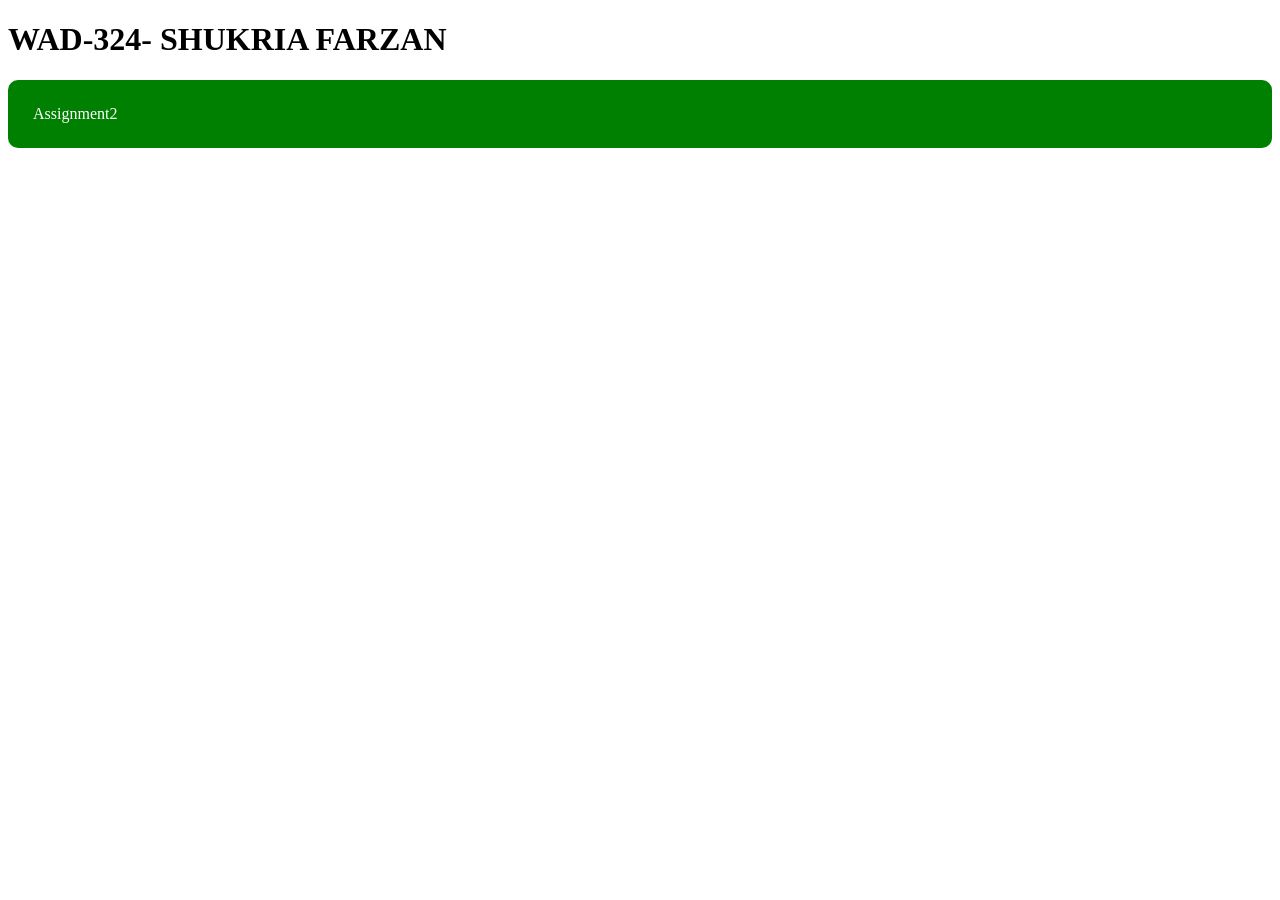
<file: index.html>
<!DOCTYPE html>
<html>
<head>
    <title>WAD Assignments</title>
    <style>
        {
        text-align:center;
        }
        a{
            display:block;
            background: green;
            color: white;
            padding: 25px;
            text-decoration:none;
            margin:20px 0;
            border-radius:10px;
        }
    </style>
</head>
<body>
    <h1> WAD-324- SHUKRIA FARZAN </h1>

    <a href="Assignment2/home.html">Assignment2</a>

</body>
</html>
</file>
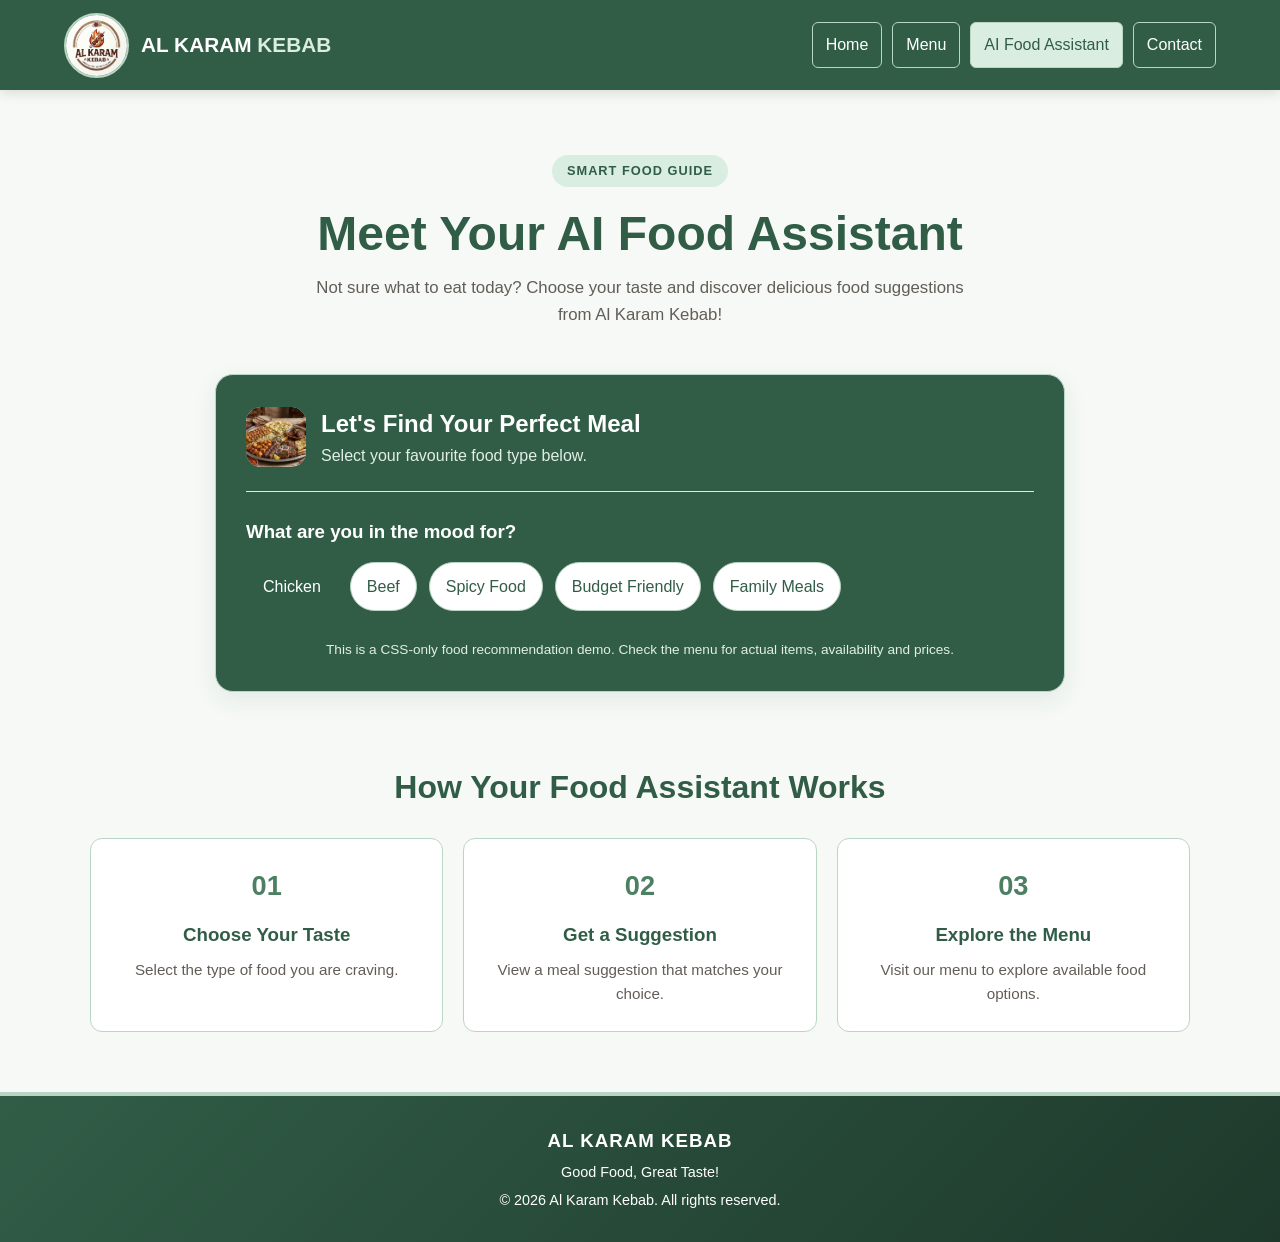
<file: Assignment2/assistant.html>
<!DOCTYPE html>
<html lang="en">
<head>
    <meta charset="UTF-8">
    <meta name="viewport" content="width=device-width, initial-scale=1.0">
    <title>AI Food Assistant | Al Karam Kebab</title>
    <link rel="stylesheet" href="astyle.css">
</head>
<body>

    <header class="navbar">
        <a href="home.html" class="brand">
            <img src="images_html/img.logo.jpg" alt="Al Karam Kebab Logo" class="logo-img">
            <span class="brand-name">AL KARAM <span>KEBAB</span></span>
        </a>

        <nav>
            <a href="home.html">Home</a>
            <a href="menu.html">Menu</a>
            <a href="assistant.html" class="active">AI Food Assistant</a>
            <a href="contact.html">Contact</a>
        </nav>
    </header>

    <main class="container">

        <section class="hero">
            <span class="tag">SMART FOOD GUIDE</span>
            <h1>Meet Your AI Food Assistant</h1>
            <p>
                Not sure what to eat today? Choose your taste and discover
                delicious food suggestions from Al Karam Kebab!
            </p>
        </section>

        <section class="assistant-box">

            <div class="assistant-heading">
                <div class="assistant-icon">
                    <img src="images_html/menu.jpg" alt="Menu Icon">
                </div>
                <div>
                    <h2>Let's Find Your Perfect Meal</h2>
                    <p>Select your favourite food type below.</p>
                </div>
            </div>

            <h3>What are you in the mood for?</h3>

            <div class="preferences">

                <input type="radio" name="food" id="chicken" checked>
                <label for="chicken"> Chicken</label>

                <input type="radio" name="food" id="beef">
                <label for="beef"> Beef</label>

                <input type="radio" name="food" id="spicy">
                <label for="spicy"> Spicy Food</label>

                <input type="radio" name="food" id="budget">
                <label for="budget"> Budget Friendly</label>

                <input type="radio" name="food" id="family">
                <label for="family"> Family Meals</label>

            </div>

            <div class="recommendations">

                <div class="recommendation chicken-result">
                    <span class="result-tag">YOUR MATCH</span>
                    <div class="food-icon">🍗</div>
                    <h3>Chicken Special</h3>
                    <p>
                        A tasty choice for chicken lovers! Enjoy a delicious
                        chicken meal with your favourite sides.
                    </p>
                    <p class="reason"><strong>Why this choice?</strong> Perfect for chicken fans.</p>
                    <a href="menu.html" class="btn">Explore Our Menu</a>
                </div>

                <div class="recommendation beef-result">
                    <span class="result-tag">YOUR MATCH</span>
                    <div class="food-icon">🥩</div>
                    <h3>Beef Burger</h3>
                    <p>
                        Try a juicy beef burger when you want a rich,
                        satisfying and flavourful meal.
                    </p>
                    <p class="reason"><strong>Why this choice?</strong> Great for beef lovers.</p>
                    <a href="menu.html" class="btn">Explore Our Menu</a>
                </div>

                <div class="recommendation spicy-result">
                    <span class="result-tag">YOUR MATCH</span>
                    <div class="food-icon">🌶️</div>
                    <h3>Spicy Kebab</h3>
                    <p>
                        In the mood for something bold? Choose a spicy kebab
                        for a meal full of flavour.
                    </p>
                    <p class="reason"><strong>Why this choice?</strong> Made for spice lovers.</p>
                    <a href="menu.html" class="btn">Explore Our Menu</a>
                </div>

                <div class="recommendation budget-result">
                    <span class="result-tag">YOUR MATCH</span>
                    <div class="food-icon">🍕</div>
                    <h3>Budget-Friendly Meal</h3>
                    <p>
                        Looking for something tasty without spending too much?
                        Explore the menu for a meal that fits your budget.
                    </p>
                    <p class="reason"><strong>Why this choice?</strong> Helps you explore affordable options.</p>
                    <a href="menu.html" class="btn">Explore Our Menu</a>
                </div>

                <div class="recommendation family-result">
                    <span class="result-tag">YOUR MATCH</span>
                    <div class="food-icon">🍔</div>
                    <h3>Family Food Selection</h3>
                    <p>
                        Sharing food with family or friends? Explore burgers,
                        pizzas and other options for your group.
                    </p>
                    <p class="reason"><strong>Why this choice?</strong> Explore choices for everyone.</p>
                    <a href="menu.html" class="btn">Explore Our Menu</a>
                </div>

            </div>

            <p class="demo-note">
                This is a CSS-only food recommendation demo.
                Check the menu for actual items, availability and prices.
            </p>

        </section>

        <section class="how-it-works">
            <h2>How Your Food Assistant Works</h2>

            <div class="steps">
                <div class="step">
                    <span>01</span>
                    <h3>Choose Your Taste</h3>
                    <p>Select the type of food you are craving.</p>
                </div>

                <div class="step">
                    <span>02</span>
                    <h3>Get a Suggestion</h3>
                    <p>View a meal suggestion that matches your choice.</p>
                </div>

                <div class="step">
                    <span>03</span>
                    <h3>Explore the Menu</h3>
                    <p>Visit our menu to explore available food options.</p>
                </div>
            </div>
        </section>

    </main>

    <footer class="footer">
        <h3>AL KARAM KEBAB</h3>
        <p>Good Food, Great Taste!</p>
        <p>&copy; 2026 Al Karam Kebab. All rights reserved.</p>
    </footer>

</body>
</html>
</file>
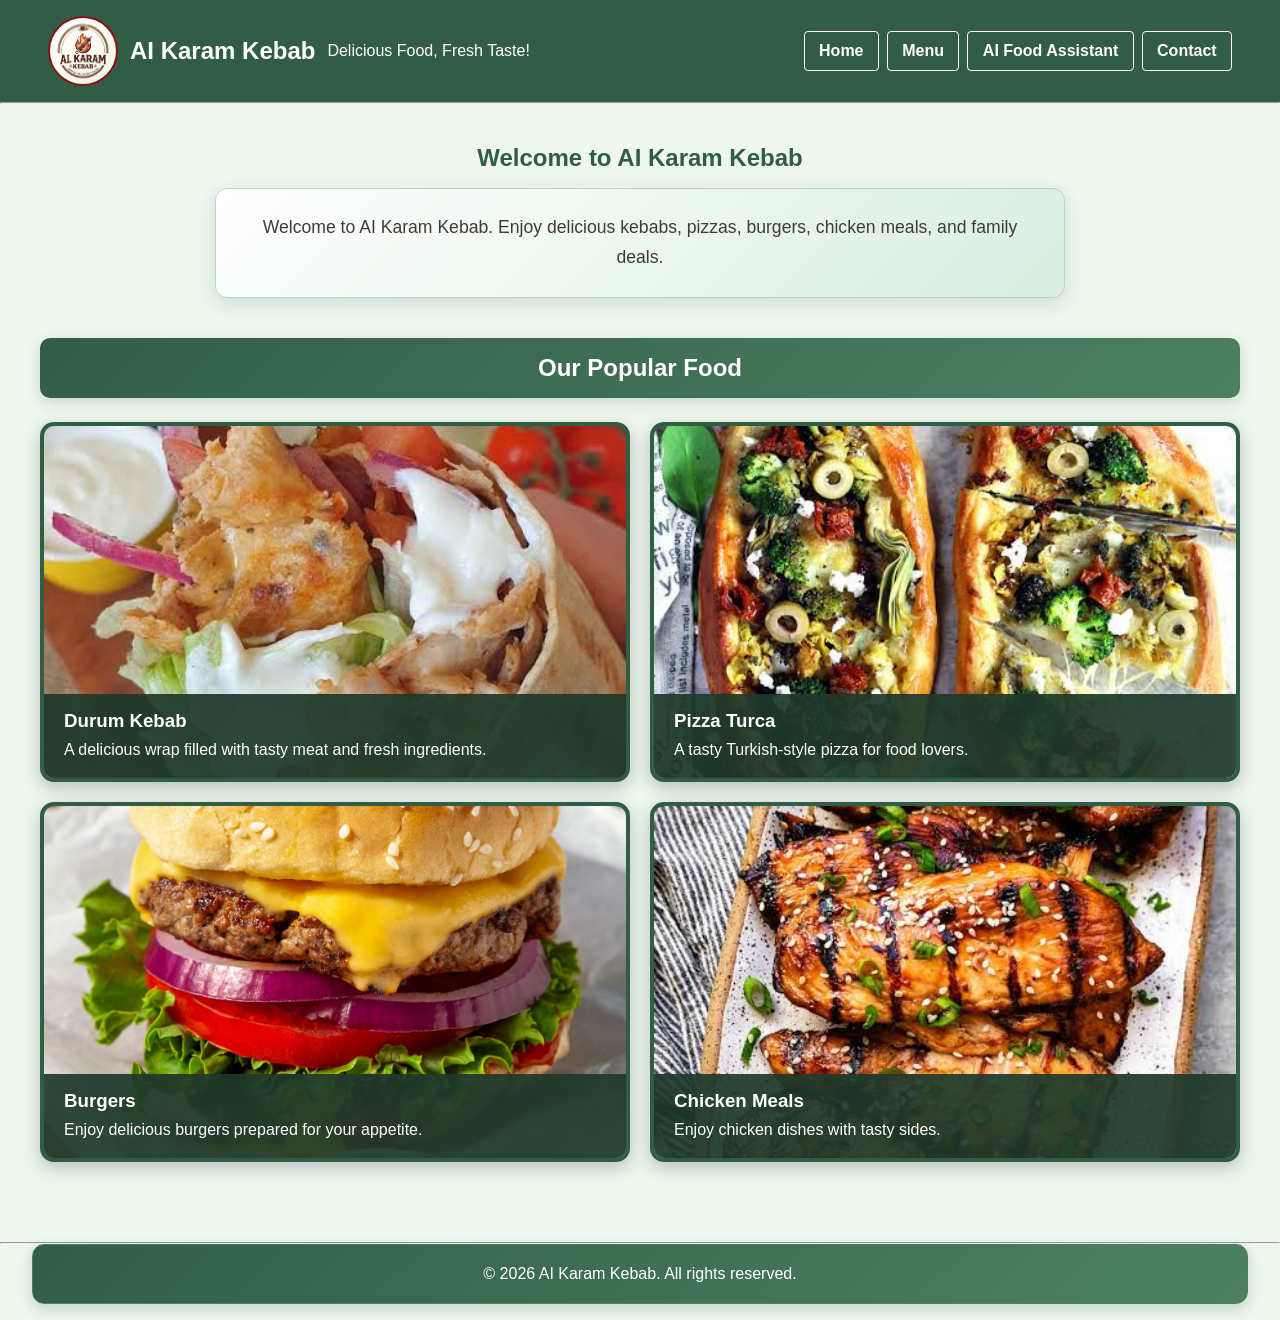
<file: Assignment2/home.html>
<!DOCTYPE html>
<html lang="en">
<head>
    <meta charset="UTF-8">
    <meta name="viewport" content="width=device-width, initial-scale=1.0">
    <title>AI Karam Kebab - Home</title>
    <link rel="stylesheet" href="style.css">
</head>
<body>

    <header>
        <div class="brand">
            <img src="images_html/img.logo.jpg" alt="AI Karam Kebab Logo" class="logo">
            <h1>AI Karam Kebab</h1>
            <p>Delicious Food, Fresh Taste!</p>
        </div>
        <nav>
            <a href="home.html">Home</a>
            <a href="menu.html">Menu</a>
            <a href="assistant.html">AI Food Assistant</a>
            <a href="contact.html">Contact</a>
        </nav>
    </header>

    <hr>

    <main>
        <section class="welcome">
            <h2>Welcome to AI Karam Kebab</h2>
            <p>
                Welcome to AI Karam Kebab. Enjoy delicious kebabs, pizzas,
                burgers, chicken meals, and family deals.
            </p>
        </section>

        <section class="popular-food">
            <h2 class="section-title">Our Popular Food</h2>
            <div class="food-grid">
                <article class="food-card">
                    <img src="images_html/durum.png" alt="Durum Kebab" class="food-image">
                    <div class="food-caption">
                        <h3>Durum Kebab</h3>
                        <p>A delicious wrap filled with tasty meat and fresh ingredients.</p>
                    </div>
                </article>

                <article class="food-card">
                    <img src="images_html/pizza.jpg" alt="Pizza Turca" class="food-image">
                    <div class="food-caption">
                        <h3>Pizza Turca</h3>
                        <p>A tasty Turkish-style pizza for food lovers.</p>
                    </div>
                </article>

                <article class="food-card">
                    <img src="images_html/burger.jpg" alt="Burgers" class="food-image">
                    <div class="food-caption">
                        <h3>Burgers</h3>
                        <p>Enjoy delicious burgers prepared for your appetite.</p>
                    </div>
                </article>

                <article class="food-card">
                    <img src="images_html/meals.jpg" alt="Chicken Meals" class="food-image">
                    <div class="food-caption">
                        <h3>Chicken Meals</h3>
                        <p>Enjoy chicken dishes with tasty sides.</p>
                    </div>
                </article>
            </div>
        </section>

    </main>

    <hr>

    <footer>
        <p>&copy; 2026 AI Karam Kebab. All rights reserved.</p>
    </footer>

</body>
</html>
</file>
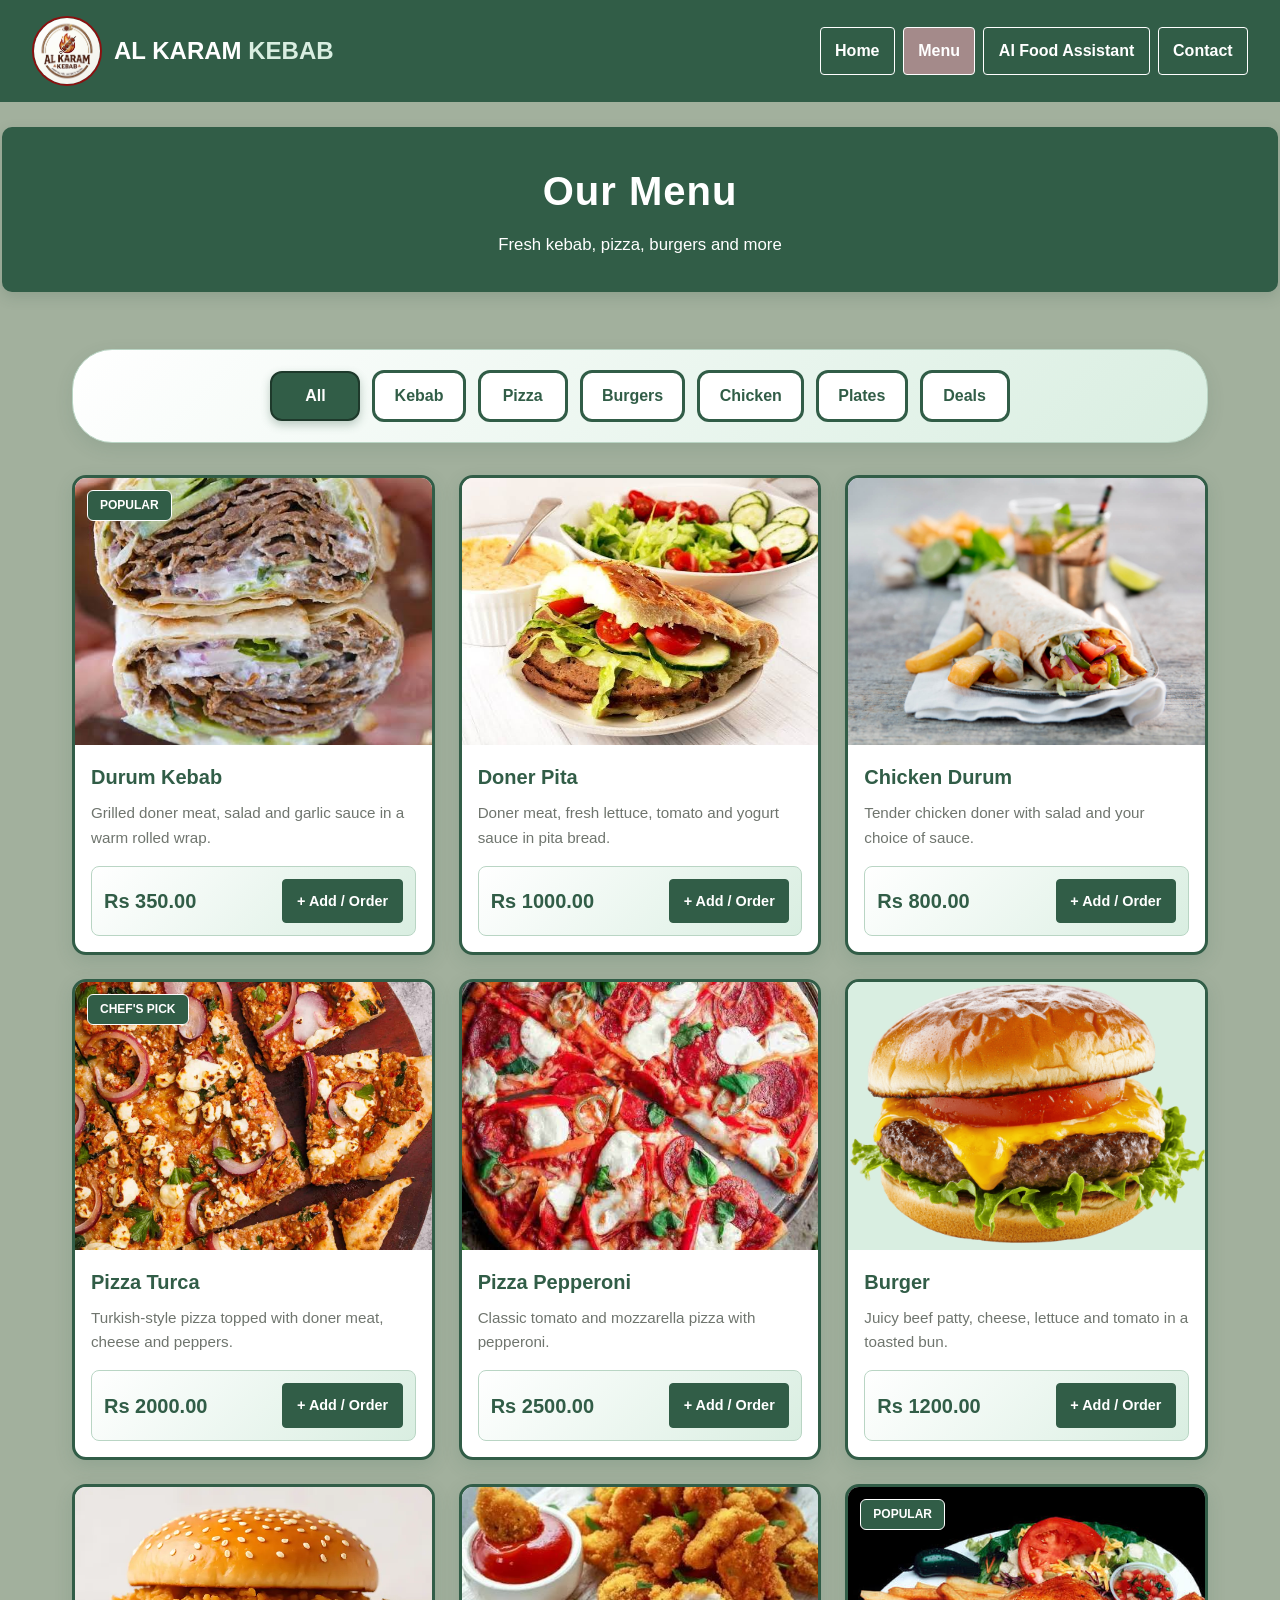
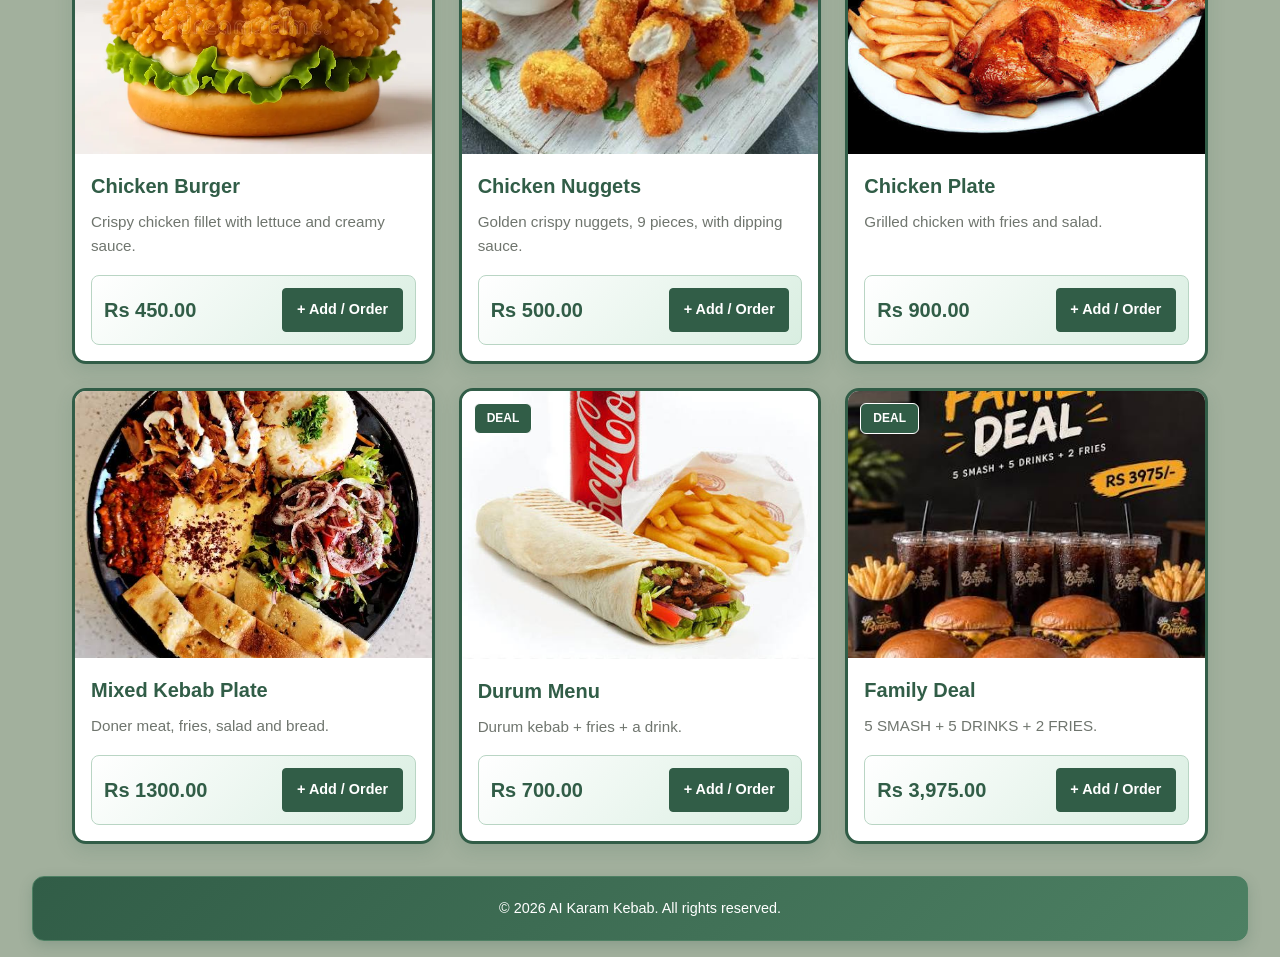
<file: Assignment2/menu.html>
<!DOCTYPE html>
<html lang="en">
<head>
  <meta charset="UTF-8">
  <meta name="viewport" content="width=device-width, initial-scale=1">
  <title>Menu | Al Karam Kebab - Montilla</title>
  <link rel="stylesheet" href="mstyle.css">
</head>
<body>

<header class="navbar">
    <a class="brand" href="home.html">
        <img src="images_html/img.logo.jpg" alt="Al Karam Kebab Logo" class="logo">
        <span class="brand-name">AL KARAM <span>KEBAB</span></span>
    </a>

    <nav>
        <a href="home.html">Home</a>
        <a href="menu.html" class="active">Menu</a>
        <a href="assistant.html">AI Food Assistant</a>
        <a href="contact.html">Contact</a>
    </nav>
</header>

  <!-- ===== PAGE TITLE ===== -->
  <section class="hero">
    <h1>Our Menu</h1>
    <p>Fresh kebab, pizza, burgers and more </p>
  </section>

  <main class="container">
    <input type="radio" name="cat" id="c-all" checked>
    <input type="radio" name="cat" id="c-kebab" >
    <input type="radio" name="cat" id="c-pizza" >
    <input type="radio" name="cat" id="c-burgers" >
    <input type="radio" name="cat" id="c-chicken" >
    <input type="radio" name="cat" id="c-plates" >
    <input type="radio" name="cat" id="c-deals" >

    <div class="categories">
      <label for="c-all">All</label>
      <label for="c-kebab">Kebab</label>
      <label for="c-pizza">Pizza</label>
      <label for="c-burgers">Burgers</label>
      <label for="c-chicken">Chicken</label>
      <label for="c-plates">Plates</label>
      <label for="c-deals">Deals</label>
    </div>

    <!-- ===== FOOD CARDS ===== -->
    <section class="grid" id="menu-grid">
        <article class="card" data-category="kebab" data-name="Durum Kebab">
          <div class="card-img"><span class="badge">Popular</span><img src="images_html/Durum Kebab.png" alt="Durum Kebab" loading="lazy"></div>
          <div class="card-body">
            <h3>Durum Kebab</h3>
            <p class="desc">Grilled doner meat, salad and garlic sauce in a warm rolled wrap.</p>
            <div class="card-foot">
              <span class="price">Rs 350.00</span>
              <a class="btn" href="https://www.google.com/" target="_blank">+ Add / Order</a>
            </div>
          </div>
        </article>
        <article class="card" data-category="kebab" data-name="Doner Pita">
          <div class="card-img"><img src="images_html/Doner pita.png" alt="Doner Pita" loading="lazy"></div>
          <div class="card-body">
            <h3>Doner Pita</h3>
            <p class="desc">Doner meat, fresh lettuce, tomato and yogurt sauce in pita bread.</p>
            <div class="card-foot">
              <span class="price">Rs 1000.00</span>
              <a class="btn" href="https://www.google.com/" target="_blank">+ Add / Order</a>
            </div>
          </div>
        </article>
        <article class="card" data-category="kebab" data-name="Chicken Durum">
          <div class="card-img"><img src="images_html/Chicken Durum.png" alt="Chicken Durum" loading="lazy"></div>
          <div class="card-body">
            <h3>Chicken Durum</h3>
            <p class="desc">Tender chicken doner with salad and your choice of sauce.</p>
            <div class="card-foot">
              <span class="price">Rs 800.00</span>
              <a class="btn" href="https://www.google.com/" target="_blank">+ Add / Order</a>
            </div>
          </div>
        </article>
        <article class="card" data-category="pizza" data-name="Pizza Turca">
          <div class="card-img"><span class="badge">Chef's pick</span><img src="images_html/Pizza Turca.png" alt="Pizza Turca" loading="lazy"></div>
          <div class="card-body">
            <h3>Pizza Turca</h3>
            <p class="desc">Turkish-style pizza topped with doner meat, cheese and peppers.</p>
            <div class="card-foot">
              <span class="price">Rs 2000.00</span>
              <a class="btn" href="https://www.google.com/" target="_blank">+ Add / Order</a>
            </div>
          </div>
        </article>
        <article class="card" data-category="pizza" data-name="Pizza Pepperoni">
          <div class="card-img"><img src="images_html/Pizza Pepperoni.png" alt="Pizza Pepperoni" loading="lazy"></div>
          <div class="card-body">
            <h3>Pizza Pepperoni</h3>
            <p class="desc">Classic tomato and mozzarella pizza with pepperoni.</p>
            <div class="card-foot">
              <span class="price">Rs 2500.00</span>
              <a class="btn" href="https://www.google.com/" target="_blank">+ Add / Order</a>
            </div>
          </div>
        </article>
        <article class="card" data-category="burgers" data-name="Burger">
          <div class="card-img"><img src="images_html/burger.png" alt="Burger" loading="lazy"></div>
          <div class="card-body">
            <h3>Burger</h3>
            <p class="desc">Juicy beef patty, cheese, lettuce and tomato in a toasted bun.</p>
            <div class="card-foot">
              <span class="price">Rs 1200.00</span>
              <a class="btn" href="https://www.google.com/" target="_blank">+ Add / Order</a>
            </div>
          </div>
        </article>
        <article class="card" data-category="burgers" data-name="Chicken Burger">
          <div class="card-img"><img src="images_html/Chicken Burger.png" alt="Chicken Burger" loading="lazy"></div>
          <div class="card-body">
            <h3>Chicken Burger</h3>
            <p class="desc">Crispy chicken fillet with lettuce and creamy sauce.</p>
            <div class="card-foot">
              <span class="price">Rs 450.00</span>
              <a class="btn" href="https://www.google.com/" target="_blank">+ Add / Order</a>
            </div>
          </div>
        </article>
        <article class="card" data-category="chicken" data-name="Chicken Nuggets">
          <div class="card-img"><img src="images_html/Chicken Nuggets.png" alt="Chicken Nuggets" loading="lazy"></div>
          <div class="card-body">
            <h3>Chicken Nuggets</h3>
            <p class="desc">Golden crispy nuggets, 9 pieces, with dipping sauce.</p>
            <div class="card-foot">
              <span class="price">Rs 500.00</span>
              <a class="btn" href="https://www.google.com/" target="_blank">+ Add / Order</a>
            </div>
          </div>
        </article>
        <article class="card" data-category="plates" data-name="Chicken Plate">
          <div class="card-img"><span class="badge">Popular</span><img src="images_html/Chicken Plate.png" alt="Chicken Plate" loading="lazy"></div>
          <div class="card-body">
            <h3>Chicken Plate</h3>
            <p class="desc">Grilled chicken with fries and salad.</p>
            <div class="card-foot">
              <span class="price">Rs 900.00</span>
              <a class="btn" href="https://www.google.com/" target="_blank">+ Add / Order</a>
            </div>
          </div>
        </article>
        <article class="card" data-category="plates" data-name="Mixed Kebab Plate">
          <div class="card-img"><img src="images_html/Mixed Kebab.png" alt="Mixed Kebab Plate" loading="lazy"></div>
          <div class="card-body">
            <h3>Mixed Kebab Plate</h3>
            <p class="desc">Doner meat, fries, salad and bread.</p>
            <div class="card-foot">
              <span class="price">Rs 1300.00</span>
              <a class="btn" href="https://www.google.com/" target="_blank">+ Add / Order</a>
            </div>
          </div>
        </article>
        <article class="card" data-category="deals" data-name="Durum Menu">
          <div class="card-img"><span class="badge">Deal</span><img src="images_html/Durum Menu.png" alt="Durum Menu" loading="lazy"></div>
          <div class="card-body">
            <h3>Durum Menu</h3>
            <p class="desc">Durum kebab + fries + a drink.</p>
            <div class="card-foot">
              <span class="price">Rs 700.00</span>
              <a class="btn" href="https://www.google.com/" target="_blank">+ Add / Order</a>
            </div>
          </div>
        </article>
        <article class="card" data-category="deals" data-name="Family Deal">
          <div class="card-img"><span class="badge">Deal</span><img src="images_html/Family Deal.png" alt="Family Deal" loading="lazy"></div>
          <div class="card-body">
            <h3>Family Deal</h3>
            <p class="desc">5 SMASH + 5 DRINKS + 2 FRIES.</p>
            <div class="card-foot">
              <span class="price">Rs 3,975.00</span>
              <a class="btn" href="https://www.google.com/" target="_blank">+ Add / Order</a>
            </div>
          </div>
        </article>
    </section>

  </main>

  <footer class="footer">
    <p>&copy; 2026 AI Karam Kebab. All rights reserved.</p>
  </footer>

</body>
</html>
</file>
<file: Assignment2/astyle.css>
* {
    margin: 0;
    padding: 0;
    box-sizing: border-box;
}

body {
    font-family: Arial, Helvetica, sans-serif;
    background-color: #f6f9f6;
    color: #403b37;
    line-height: 1.6;
}

.navbar {
    min-height: 90px;
    padding: 12px 5%;
    display: flex;
    align-items: center;
    justify-content: space-between;
    gap: 20px;
    flex-wrap: wrap;
    background-color: #315d47;
    position: sticky;
    top: 0;
    z-index: 10;
    box-shadow: 0 3px 12px rgba(0, 0, 0, 0.12);
}

.brand {
    display: flex;
    align-items: center;
    gap: 12px;
    color: white;
    text-decoration: none;
    white-space: nowrap;
}

.logo-img {
    width: 65px;
    height: 65px;
    border: 2px solid #b9d5c4;
    border-radius: 50%;
    object-fit: cover;
}

.brand-name {
    color: white;
    font-size: 1.3rem;
    font-weight: bold;
}

.brand-name span {
    color: #d9eee1;
}

.navbar nav {
    display: flex;
    gap: 10px;
    flex-wrap: wrap;
}

.navbar nav a {
    color: white;
    text-decoration: none;
    padding: 9px 13px;
    border: 1px solid #b9d5c4;
    border-radius: 6px;
    transition: 0.3s;
}

.navbar nav a:hover,
.navbar nav a.active {
    background-color: #d9eee1;
    color: #315d47;
}

.container {
    width: 90%;
    max-width: 1100px;
    margin: auto;
}

.hero {
    text-align: center;
    padding: 65px 15px 45px;
}

.tag {
    display: inline-block;
    padding: 6px 15px;
    border-radius: 20px;
    background-color: #d9eee1;
    color: #315d47;
    font-size: 0.8rem;
    font-weight: bold;
    letter-spacing: 1px;
}

.hero h1 {
    margin: 18px 0 12px;
    color: #315d47;
    font-size: clamp(2rem, 5vw, 3rem);
    line-height: 1.2;
}

.hero p {
    max-width: 650px;
    margin: auto;
    color: #625d57;
    font-size: 1.05rem;
}

.assistant-box {
    max-width: 850px;
    margin: 0 auto 55px;
    padding: 30px;
    background-color: #315d47;
    border: 1px solid #b9d5c4;
    border-radius: 18px;
    box-shadow: 0 8px 25px rgba(49, 93, 71, 0.09);
    color: white;
}

.assistant-heading {
    display: flex;
    align-items: center;
    gap: 15px;
    padding-bottom: 22px;
    margin-bottom: 25px;
    border-bottom: 1px solid #d9eee1;
}

.assistant-icon {
    width: 60px;
    height: 60px;
    display: grid;
    place-items: center;
    flex-shrink: 0;
    border-radius: 15px;
    background-color: #d9eee1;
    font-size: 1.9rem;
}

.assistant-icon img {
    width: 100%;
    height: 100%;
    border-radius: inherit;
    object-fit: cover;
}

.assistant-heading h2 {
    color: white;
    font-size: 1.5rem;
}

.assistant-heading p {
    color: #e2eee6;
}

.assistant-box > h3 {
    margin-bottom: 15px;
    color: white;
}

.preferences {
    display: flex;
    gap: 12px;
    flex-wrap: wrap;
    margin-bottom: 28px;
}

.preferences input {
    position: absolute;
    opacity: 0;
    pointer-events: none;
}

.preferences label {
    display: inline-flex;
    align-items: center;
    padding: 11px 16px;
    background-color: white;
    color: #315d47;
    border: 1px solid #b9d5c4;
    border-radius: 999px;
    cursor: pointer;
    transition: 0.25s;
}

.preferences label:hover {
    background-color: #edf6f0;
}

.preferences input:checked + label {
    background-color: #315d47;
    border-color: #315d47;
    color: white;
}

.preferences input:focus-visible + label {
    outline: 3px solid #82b69a;
    outline-offset: 3px;
}

.recommendation {
    display: none;
    padding: 25px;
    text-align: center;
    background: linear-gradient(135deg, #ffffff, #edf6f0);
    border: 1px solid #b9d5c4;
    border-radius: 14px;
    color: #403b37;
    animation: appear 0.35s ease;
}

#chicken:checked ~ .recommendations .chicken-result,
#beef:checked ~ .recommendations .beef-result,
#spicy:checked ~ .recommendations .spicy-result,
#budget:checked ~ .recommendations .budget-result,
#family:checked ~ .recommendations .family-result {
    display: block;
}

.result-tag {
    display: inline-block;
    padding: 5px 12px;
    border-radius: 15px;
    background-color: #d9eee1;
    color: #315d47;
    font-size: 0.75rem;
    font-weight: bold;
    letter-spacing: 1px;
}

.food-icon {
    margin: 12px 0;
    font-size: 3.5rem;
}

.recommendation h3 {
    margin-bottom: 10px;
    color: #315d47;
    font-size: 1.6rem;
}

.recommendation > p {
    max-width: 570px;
    margin: 0 auto 12px;
}

.reason {
    color: #315d47;
}

.btn {
    display: inline-block;
    margin-top: 12px;
    padding: 12px 24px;
    background-color: #315d47;
    color: white;
    text-decoration: none;
    font-weight: bold;
    border: 2px solid #315d47;
    border-radius: 7px;
    transition: 0.3s;
}

.btn:hover {
    background-color: #1e392b;
    border-color: #1e392b;
    transform: translateY(-2px);
}

.demo-note {
    margin-top: 22px;
    color: #e2eee6;
    text-align: center;
    font-size: 0.85rem;
}

.how-it-works {
    padding: 15px 0 60px;
    text-align: center;
}

.how-it-works h2 {
    margin-bottom: 25px;
    color: #315d47;
    font-size: 2rem;
}

.steps {
    display: grid;
    grid-template-columns: repeat(3, 1fr);
    gap: 20px;
}

.step {
    padding: 25px 20px;
    background-color: white;
    border: 1px solid #b9d5c4;
    border-radius: 12px;
}

.step > span {
    display: inline-block;
    margin-bottom: 12px;
    color: #4d8063;
    font-size: 1.7rem;
    font-weight: bold;
}

.step h3 {
    margin-bottom: 8px;
    color: #315d47;
}

.step p {
    color: #625d57;
    font-size: 0.95rem;
}

.footer {
    padding: 30px 15px;
    background: linear-gradient(135deg, #315d47, #1e392b);
    color: white;
    text-align: center;
    border-top: 4px solid #b9d5c4;
}

.footer h3 {
    margin-bottom: 5px;
    letter-spacing: 1px;
}

.footer p {
    margin-top: 5px;
    font-size: 0.9rem;
}

@keyframes appear {
    from {
        opacity: 0;
        transform: translateY(8px);
    }

    to {
        opacity: 1;
        transform: translateY(0);
    }
}

@media (max-width: 700px) {
    .navbar {
        justify-content: center;
    }

    .navbar nav {
        justify-content: center;
    }

    .hero {
        padding-top: 40px;
    }

    .assistant-box {
        padding: 20px;
    }

    .assistant-heading h2 {
        font-size: 1.2rem;
    }

    .steps {
        grid-template-columns: 1fr;
    }

    .preferences label {
        padding: 9px 12px;
        font-size: 0.9rem;
    }
}
</file>
<file: Assignment2/style.css>
* {
    margin: 0;
    padding: 0;
    box-sizing: border-box;
}

body {
    display: flex;
    min-height: 100vh;
    flex-direction: column;
    font-family: Arial, sans-serif;
    background-color: #eef6ee;
    color: #403b37;
}

main {
    flex: 1;
    padding: 2rem;
}

.welcome {
    max-width: 850px;
    margin: 0 auto 2.5rem;
    text-align: center;
}

.welcome h2 {
    margin-bottom: 1rem;
    color: #315d47;
}

.welcome p {
    padding: 1.5rem 2rem;
    border: 1px solid #b9d5c4;
    border-radius: 12px;
    background: linear-gradient(135deg, #ffffff, #d9eee1);
    box-shadow: 0 6px 18px rgb(49 93 71 / 15%);
    font-size: 1.1rem;
    line-height: 1.7;
}

.popular-food {
    margin-bottom: 2.5rem;
}

.section-title {
    margin-bottom: 1.5rem;
    padding: 1rem;
    border-radius: 10px;
    background: linear-gradient(135deg, #315d47, #4d8063);
    box-shadow: 0 5px 14px rgb(49 93 71 / 18%);
    color: #fff;
    text-align: center;
}

.food-grid {
    display: grid;
    grid-template-columns: repeat(2, minmax(0, 1fr));
    gap: 1.25rem;
}

.food-card {
    position: relative;
    height: clamp(200px, 32vw, 360px);
    overflow: hidden;
    border: 4px solid #315d47;
    border-radius: 14px;
    background-color: #315d47;
    box-shadow: 0 6px 18px rgb(0 0 0 / 22%);
}

.food-image {
    display: block;
    position: absolute;
    inset: 0;
    width: 100%;
    height: 100%;
    object-fit: cover;
    transition: transform 0.3s ease;
}

.food-card:hover .food-image {
    transform: scale(1.04);
}

.food-caption {
    position: absolute;
    right: 0;
    bottom: 0;
    left: 0;
    padding: 1rem 1.25rem;
    background: rgb(30 57 43 / 92%);
    color: #fff;
}

.food-caption h3 {
    margin-bottom: 0.35rem;
}

.food-caption p {
    line-height: 1.5;
}

header {
    position: sticky;
    top: 0;
    z-index: 10;
    display: flex;
    flex-wrap: nowrap;
    align-items: center;
    justify-content: space-between;
    gap: 1.5rem;
    padding: 1rem 2rem;
    background-color: #315d47;
    color: #fff;
    overflow-x: auto;
}

.brand {
    display: flex;
    flex: 0 0 auto;
    align-items: center;
    gap: 0.75rem;
    white-space: nowrap;
}

.logo {
    width: 70px;
    height: 70px;
    border-radius: 50%;
    object-fit: cover;
    border: 2px solid #8b1010;
}

.brand h1 {
    font-size: 1.5rem;
}

.brand p {
    margin: 0;
}

nav {
    display: flex;
    flex: 0 0 auto;
    justify-content: flex-end;
    flex-wrap: nowrap;
    gap: 0.5rem;
}

nav a {
    display: inline-block;
    padding: 0.65rem 0.9rem;
    border: 1px solid #fff;
    border-radius: 4px;
    color: #fff;
    font-weight: bold;
    text-decoration: none;
}

nav a:hover,
nav a:focus-visible {
    background-color: #a48a8a;
    color: #4c8e6d;
}

footer {
    margin: 0 2rem 1rem;
    padding: 1.25rem;
    border: 1px solid #4d8063;
    border-radius: 12px;
    background: linear-gradient(135deg, #315d47, #4d8063);
    box-shadow: 0 5px 14px rgb(49 93 71 / 22%);
    color: #fff;
    text-align: center;
}

@media (min-width: 1200px) {
    main {
        width: 100%;
        max-width: 1400px;
        margin: 0 auto;
        padding: 2.5rem;
    }

    header {
        padding-right: 3rem;
        padding-left: 3rem;
    }
}

@media (max-width: 900px) {
    header {
        flex-wrap: wrap;
        justify-content: center;
        gap: 1rem;
    }

    nav {
        justify-content: center;
        flex-wrap: wrap;
    }
}

.contact-section {
    max-width: 900px;
    margin: 2rem auto 3rem;
    padding: 2rem;
    border: 1px solid #b9d5c4;
    border-radius: 18px;
    background: #fff;
    box-shadow: 0 8px 25px rgb(49 93 71 / 10%);
}

.contact-section h2 {
    margin-bottom: 1rem;
    color: #315d47;
    text-align: center;
}

.contact-grid {
    display: grid;
    grid-template-columns: repeat(2, minmax(0, 1fr));
    gap: 1.25rem;
    margin-top: 1.5rem;
}

.contact-card {
    padding: 1.5rem;
    border: 1px solid #b9d5c4;
    border-radius: 12px;
    background: linear-gradient(135deg, #ffffff, #eef6ee);
}

.contact-card h3 {
    margin-bottom: 0.7rem;
    color: #315d47;
}

.contact-card p,
.contact-card a {
    color: #403b37;
    line-height: 1.7;
    text-decoration: none;
}

.contact-card a:hover {
    text-decoration: underline;
}

@media (max-width: 650px) {
    main {
        padding: 1.25rem;
    }

    footer {
        margin: 0 1rem 1rem;
    }

    .welcome p {
        padding: 1.25rem;
    }

    .food-grid {
        grid-template-columns: 1fr;
    }

    .contact-grid {
        grid-template-columns: 1fr;
    }

    header {
        flex-direction: column;
        overflow-x: visible;
        gap: 0.75rem;
        padding: 0.75rem 1rem;
    }

    .brand {
        justify-content: center;
        gap: 0.5rem;
    }

    .brand h1 {
        font-size: 1.1rem;
    }

    .brand p {
        display: none;
    }

    .logo {
        width: 32px;
        height: 32px;
        border-radius: 50%;
    }

    nav a {
        padding: 0.5rem 0.65rem;
    }

    nav {
        justify-content: center;
        flex-wrap: wrap;
        gap: 0.35rem;
    }

    .food-card {
        height: clamp(200px, 60vw, 320px);
    }
}

@media (max-width: 400px) {
    main {
        padding: 1rem 0.75rem;
    }

    .brand h1 {
        font-size: 1rem;
    }

    nav a {
        padding: 0.45rem 0.55rem;
        font-size: 0.9rem;
    }

    .welcome p {
        padding: 1rem;
        font-size: 1rem;
    }

    .food-caption {
        padding: 0.75rem;
    }

    footer {
        margin-right: 0.75rem;
        margin-left: 0.75rem;
        padding: 1rem;
    }
}
</file>
<file: Assignment2/mstyle.css>
:root {
    --green: #315d47;
    --green-dark: #1e392b;
    --green-medium: #4d8063;
    --green-light: #d9eee1;
    --green-border: #b9d5c4;
    --ink: #403b37;
    --cream: #f5f8f4;
    --white: #ffffff;
    --muted: #6f756e;
}

* {
    margin: 0;
    padding: 0;
    box-sizing: border-box;
}

body {
    display: flex;
    min-height: 100vh;
    flex-direction: column;
    font-family: Arial, sans-serif;
    background-color: #a2b09d;
    color: var(--ink);
    line-height: 1.6;
}

.navbar {
    position: sticky;
    top: 0;
    z-index: 10;
    display: flex;
    flex-wrap: nowrap;
    align-items: center;
    justify-content: space-between;
    gap: 1.5rem;
    padding: 1rem 2rem;
    background-color: #315d47;
    color: #fff;
    overflow-x: auto;
}

.logo {
    display: block;
    flex: 0 0 auto;
    width: 70px;
    height: 70px;
    border-radius: 50%;
    object-fit: cover;
    border: 2px solid #8b1010;
}

.brand {
    display: flex;
    flex: 0 0 auto;
    align-items: center;
    gap: 0.75rem;
    color: #fff;
    text-decoration: none;
    white-space: nowrap;
}

.brand-name {
    font-size: 1.5rem;
    font-weight: bold;
}

.brand-name span {
    color: #d9eee1;
}

.navbar nav {
    display: flex;
    flex: 0 0 auto;
    align-items: center;
    gap: 0.5rem;
}

.navbar nav a {
    display: inline-block;
    padding: 0.65rem 0.9rem;
    border: 1px solid #fff;
    border-radius: 4px;
    background-color: transparent;
    color: #fff;
    font-weight: bold;
    text-decoration: none;
    transition: background-color 0.2s ease, color 0.2s ease;
}

.navbar nav a:hover,
.navbar nav a:focus-visible,
.navbar nav a.active {
    background-color: #a48a8a;
    color: #fff;
}

.hero {
  margin: 25px 2px ;
  border-radius: 10px;
    padding: 2rem 1.5rem;
    background: #315d47;
    box-shadow: 0 5px 14px rgba(48, 84, 66, 0.18);
    color: #fff;
    text-align: center;
   
   
}

.hero h1 {
    font-size: 2.5rem;
    letter-spacing: 1px;
}

.hero p {
    margin-top: 0.5rem;
    font-size: 1.05rem;
    line-height: 1.7;
}

.container {
    width: 100%;
    max-width: 1200px;
    flex: 1;
    margin: 0 auto;
    padding: 2rem;
   
}

.categories {
    display: flex;
    flex-wrap: wrap;
    align-items: center;
    justify-content: center;
    gap: 0.75rem;
    margin-bottom: 2rem;
    padding: 1.25rem;
    border: 1px solid #b9d5c4;
    border-radius: 40px;
    background: linear-gradient(135deg, #fff, #d9eee1);
    box-shadow: 0 6px 18px rgb(49 93 71 / 12%);
}

.categories label {
    display: inline-flex;
    align-items: center;
    justify-content: center;
    min-width: 90px;
    min-height: 44px;
    padding: 0.65rem 1.2rem;
    border: 3px solid #315d47;
    border-radius: 12px;
    background-color: #fff;
    color: #315d47;
    font-size: 1rem;
    font-weight: bold;
    text-align: center;
    cursor: pointer;
    transition: background-color 0.2s ease, color 0.2s ease, box-shadow 0.2s ease;
}

.categories label:hover {
    background-color: #d9eee1;
    border-color: #1e392b;
}

input[type="radio"] {
    position: absolute;
    width: 1px;
    height: 1px;
    overflow: hidden;
    clip-path: inset(50%);
    white-space: nowrap;
}

#c-all:checked ~ .categories [for="c-all"],
#c-kebab:checked ~ .categories [for="c-kebab"],
#c-pizza:checked ~ .categories [for="c-pizza"],
#c-burgers:checked ~ .categories [for="c-burgers"],
#c-chicken:checked ~ .categories [for="c-chicken"],
#c-plates:checked ~ .categories [for="c-plates"],
#c-deals:checked ~ .categories [for="c-deals"] {
    background-color: #315d47;
    border: 2px solid #1e392b;
    color: #fff;
    box-shadow: 0 4px 10px rgb(49 93 71 / 30%);
}

#c-all:focus-visible ~ .categories [for="c-all"],
#c-kebab:focus-visible ~ .categories [for="c-kebab"],
#c-pizza:focus-visible ~ .categories [for="c-pizza"],
#c-burgers:focus-visible ~ .categories [for="c-burgers"],
#c-chicken:focus-visible ~ .categories [for="c-chicken"],
#c-plates:focus-visible ~ .categories [for="c-plates"],
#c-deals:focus-visible ~ .categories [for="c-deals"] {
    outline: 3px solid #a48a8a;
    outline-offset: 3px;
}

#c-kebab:checked ~ .grid .card:not([data-category="kebab"]),
#c-pizza:checked ~ .grid .card:not([data-category="pizza"]),
#c-burgers:checked ~ .grid .card:not([data-category="burgers"]),
#c-chicken:checked ~ .grid .card:not([data-category="chicken"]),
#c-plates:checked ~ .grid .card:not([data-category="plates"]),
#c-deals:checked ~ .grid .card:not([data-category="deals"]) {
    display: none;
}

.grid {
    display: grid;
    grid-template-columns: repeat(3, minmax(0, 1fr));
    align-items: stretch;
    gap: 1.5rem;
}

.card {
    display: flex;
    min-width: 0;
    height: 100%;
    flex-direction: column;
    overflow: hidden;
    border: 3px solid #315d47;
    border-radius: 14px;
    background-color: #fff;
    box-shadow: 0 6px 18px rgb(49 93 71 / 15%);
    transition: transform 0.25s ease, box-shadow 0.25s ease;
}

.card:hover {
    transform: translateY(-4px);
    box-shadow: 0 10px 24px rgb(49 93 71 / 22%);
}

.card-img {
    position: relative;
    width: 100%;
    aspect-ratio: 4 / 3;
    overflow: hidden;
    background-color: #d9eee1;
}

.card-img img {
    display: block;
    width: 100%;
    height: 100%;
    object-fit: cover;
    transition: transform 0.3s ease;
}

.card:hover .card-img img {
    transform: scale(1.04);
}

.badge {
    position: absolute;
    top: 12px;
    left: 12px;
    padding: 5px 12px;
    border: 1px solid #fff;
    border-radius: 6px;
    background-color: #315d47;
    color: #fff;
    font-size: 0.75rem;
    font-weight: bold;
    text-transform: uppercase;
}

.card-body {
    display: flex;
    flex: 1;
    flex-direction: column;
    padding: 1rem;
}

.card-body h3 {
    margin-bottom: 0.5rem;
    color: #315d47;
    font-size: 1.25rem;
}

.desc {
    flex: 1;
    color: #6f756e;
    font-size: 0.95rem;
    line-height: 1.6;
}

.card-foot {
    display: flex;
    flex-wrap: wrap;
    justify-content: space-between;
    align-items: center;
    gap: 0.75rem;
    min-height: 70px;
    margin-top: 1rem;
    padding: 0.75rem;
    border: 1px solid #b9d5c4;
    border-radius: 8px;
    background: linear-gradient(135deg, #fff, #d9eee1);
}

.price {
    flex-shrink: 0;
    color: #315d47;
    font-size: 1.25rem;
    font-weight: 800;
    white-space: nowrap;
}

.btn {
    display: inline-block;
    padding: 0.6rem 0.85rem;
    border: 1px solid #315d47;
    border-radius: 4px;
    background-color: #315d47;
    color: #fff;
    font-size: 0.9rem;
    font-weight: bold;
    text-align: center;
    text-decoration: none;
    white-space: nowrap;
    cursor: pointer;
    transition: background-color 0.2s ease;
}

.btn:hover,
.btn:focus-visible {
    background-color: #1e392b;
}

.footer {
    margin: 0 2rem 1rem;
    padding: 1.25rem;
    border: 1px solid #4d8063;
    border-radius: 12px;
    background: linear-gradient(135deg, #315d47, #4d8063);
    box-shadow: 0 5px 14px rgb(49 93 71 / 22%);
    color: #fff;
    font-size: 0.9rem;
    text-align: center;
}

@media (max-width: 900px) {
    .grid {
        grid-template-columns: repeat(2, minmax(0, 1fr));
        gap: 1.25rem;
    }

    .container {
        padding: 1.5rem;
    }

    .navbar {
        gap: 1rem;
        padding: 1rem;
    }
}

@media (max-width: 600px) {
    .navbar {
        gap: 0.75rem;
        padding: 0.75rem 1rem;
    }

    .brand {
        gap: 0.5rem;
    }

    .brand-name {
        font-size: 1.1rem;
    }

    .logo {
        width: 32px;
        height: 32px;
    }

    .navbar nav {
        gap: 0.35rem;
    }

    .navbar nav a {
        padding: 0.5rem 0.65rem;
        font-size: 0.85rem;
    }

    .hero {
        padding: 2rem 1rem;
    }

    .hero h1 {
        font-size: 2rem;
    }

    .container {
        padding: 1.25rem 1rem;
    }

    .categories {
        gap: 0.5rem;
        padding: 1rem 0.5rem;
    }

    .categories label {
        min-width: 80px;
        min-height: 42px;
        padding: 0.5rem 0.85rem;
        font-size: 0.9rem;
    }

    .grid {
        grid-template-columns: 1fr;
        gap: 1.25rem;
    }

    .card-foot {
        flex-wrap: nowrap;
    }

    .footer {
        margin: 0 1rem 1rem;
    }
}
</file>
